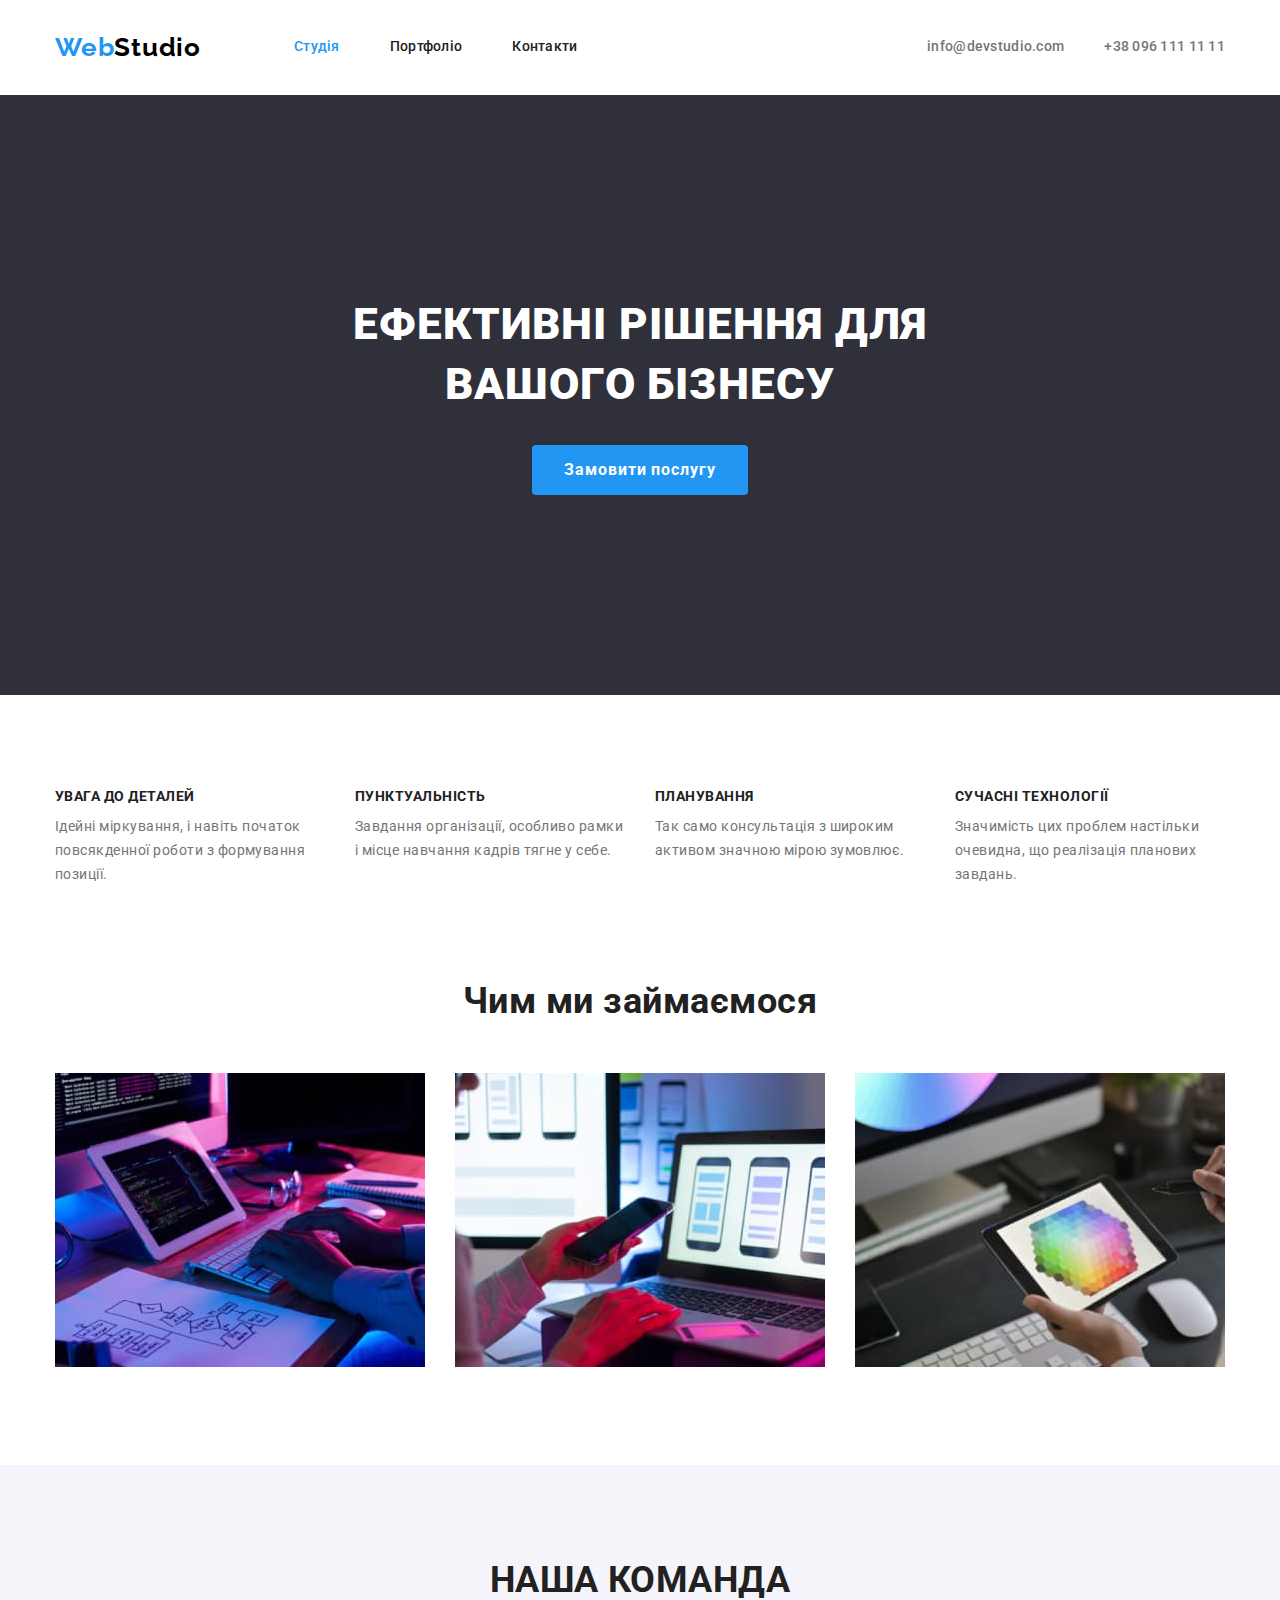
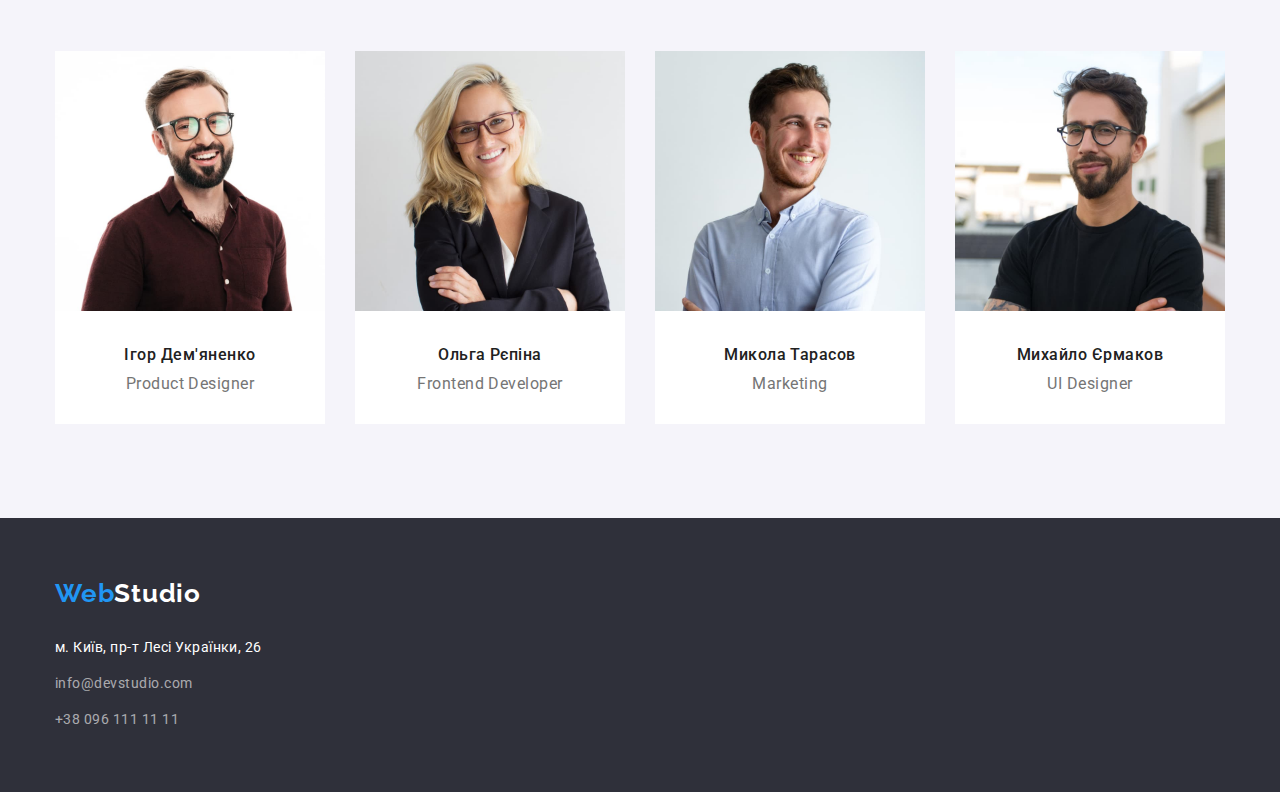
<file: index.html>
<!DOCTYPE html>
<html lang="uk">
  <head>
    <meta charset="UTF-8" />
    <meta http-equiv="X-UA-Compatible" content="IE=edge" />
    <meta name="viewport" content="width=device-width, initial-scale=1.0" />
    <title>Document</title>
    <link
      href="https://fonts.googleapis.com/css2?family=Raleway:wght@700&family=Roboto:wght@400;500;700;900&display=swap"
      rel="stylesheet"
    />
    <link
      rel="stylesheet"
      href="https://cdnjs.cloudflare.com/ajax/libs/modern-normalize/1.1.0/modern-normalize.min.css"
    />
    <link rel="stylesheet" href="./сss/styles.css" />
  </head>
  <body class="page">
    <header>
      <div class="container header">
        <nav class="nav">
          <a href="#" lang="en" class="firspart-logo increase"
            >Web<span class="secondpart-logo">Studio</span></a
          >

          <ul class="site-nav">
            <li class="link-nav">
              <a href="#" class="link current increase">Студія</a>
            </li>
            <li class="link-nav">
              <a href="./portfolio.html" class="link increase">Портфоліо</a>
            </li>
            <li class="link-nav">
              <a href="#" class="link increase">Контакти</a>
            </li>
          </ul>
        </nav>
        <ul class="site-info">
          <li class="item">
            <a href="mailto:info@devstudio.com" class="link increase"
              >info@devstudio.com</a
            >
          </li>
          <li class="item">
            <a href="tel:+380961111111" class="link increase"
              >+38 096 111 11 11</a
            >
          </li>
        </ul>
      </div>
    </header>

    <main>
      <section class="hero">
        <div class="container">
          <h1 class="hero-title">Ефективні рішення для <br />вашого бізнесу</h1>
          <button type="button" class="button">Замовити послугу</button>
        </div>
      </section>

      <section class="section">
        <div class="container">
          <h2 class="section-title hidden">Iнформація</h2>
          <ul class="list feature">
            <li class="feature-text">
              <h3 class="sub-title">УВАГА ДО ДЕТАЛЕЙ</h3>
              <p class="sub-info feature">
                Ідейні міркування, і навіть початок повсякденної роботи з
                формування позиції.
              </p>
            </li>
            <li class="feature-text">
              <h3 class="sub-title">ПУНКТУАЛЬНІСТЬ</h3>
              <p class="sub-info feature">
                Завдання організації, особливо рамки і місце навчання кадрів
                тягне у себе.
              </p>
            </li>
            <li class="feature-text">
              <h3 class="sub-title">ПЛАНУВАННЯ</h3>
              <p class="sub-info feature">
                Так само консультація з широким активом значною мірою зумовлює.
              </p>
            </li>
            <li class="feature-text">
              <h3 class="sub-title">СУЧАСНІ ТЕХНОЛОГІЇ</h3>
              <p class="sub-info feature">
                Значимість цих проблем настільки очевидна, що реалізація
                планових завдань.
              </p>
            </li>
          </ul>
        </div>
      </section>
      <section class="section">
        <div class="container">
          <h2 class="section-title">Чим ми займаємося</h2>
          <ul class="list wwd">
            <li class="item">
              <a href="#" target="_blank">
                <img src="./images/img.jpg" alt="Десктопні додатки" width="370"
              /></a>
            </li>
            <li class="item">
              <a href="#" target="_blank">
                <img src="./images/img2.jpg" alt="Мобільні додатки" width="370"
              /></a>
            </li>
            <li class="item">
              <a href="#" target="_blank">
                <img
                  src="./images/img3.jpg"
                  alt="Дизайнерські рішення"
                  width="370"
              /></a>
            </li>
          </ul>
        </div>
      </section>
      <section class="section-team">
        <div class="container">
          <h2 class="section-title">Наша команда</h2>
          <ul class="list">
            <li class="card">
              <img src="./images/img4.jpg" alt="Ігор Дем'яненко" width="270" />
              <h3 class="sub-title">Ігор Дем'яненко</h3>
              <p class="sub-text">Product Designer</p>
            </li>
            <li class="card">
              <img src="./images/img5.jpg" alt="Ольга Рєпіна" width="270" />
              <h3 class="sub-title">Ольга Рєпіна</h3>
              <p class="sub-text">Frontend Developer</p>
            </li>
            <li class="card">
              <img src="./images/img6.jpg" alt="Микола Тарасов" width="270" />
              <h3 class="sub-title">Микола Тарасов</h3>
              <p class="sub-text">Marketing</p>
            </li>
            <li class="card">
              <img src="./images/img7.jpg" alt="Михайло Єрмаков" width="270" />
              <h3 class="sub-title">Михайло Єрмаков</h3>
              <p class="sub-text">UI Designer</p>
            </li>
          </ul>
        </div>
      </section>
    </main>

    <footer class="footer">
      <div class="container">
        <a href="#" lang="en" class="firspart-logo">
          Web<span class="secondpart-logo">Studio</span>
        </a>
        <address class="address">
          <ul class="list">
            <li>
              <p class="list-address">м. Київ, пр-т Лесі Українки, 26</p>
            </li>
            <li>
              <a href="mailto:info@devstudio.com" class="list-email"
                >info@devstudio.com</a
              >
            </li>
            <li>
              <a href="tel:+30961111111" class="list-tel">+38 096 111 11 11</a>
            </li>
          </ul>
        </address>
      </div>
    </footer>
  </body>
</html>
</file>
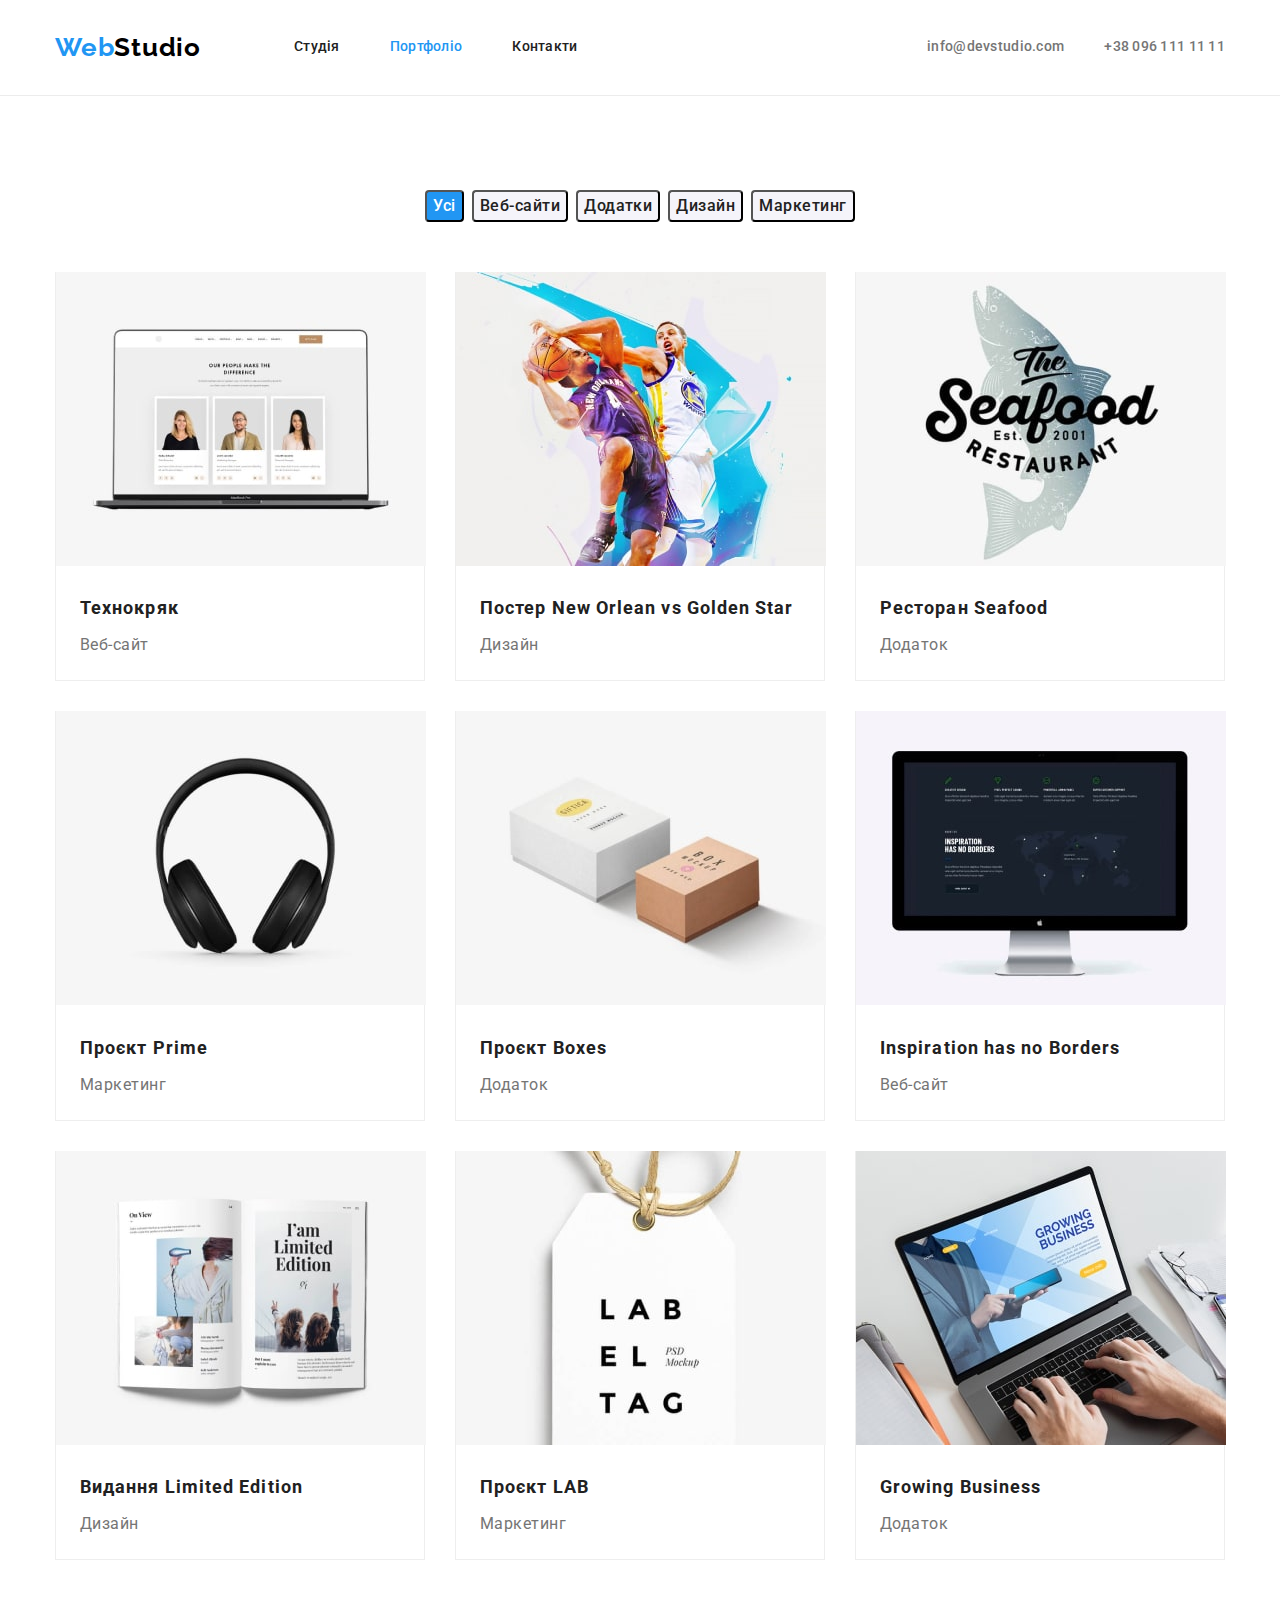
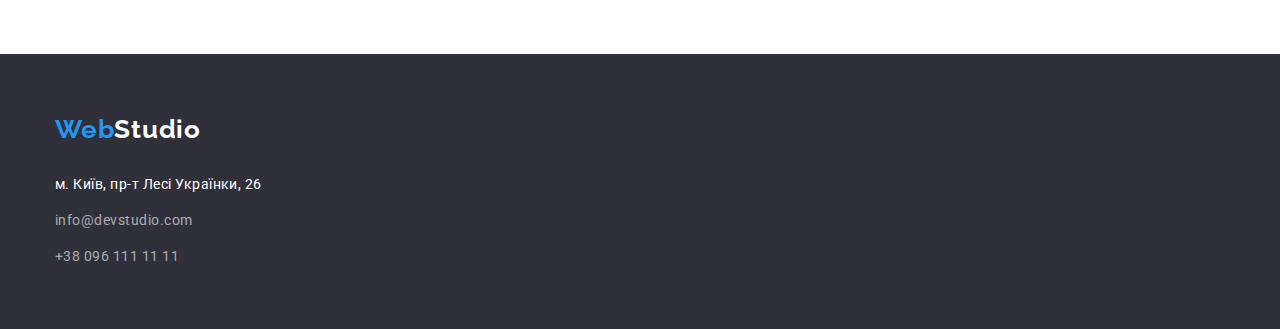
<file: portfolio.html>
<!DOCTYPE html>
<html lang="uk">
  <head>
    <meta charset="UTF-8" />
    <meta http-equiv="X-UA-Compatible" content="IE=edge" />
    <meta name="viewport" content="width=device-width, initial-scale=1.0" />
    <title>Document</title>
    <link
      href="https://fonts.googleapis.com/css2?family=Raleway:wght@700&family=Roboto:wght@400;500;700;900&display=swap"
      rel="stylesheet"
    />
    <link
      rel="stylesheet"
      href="https://cdnjs.cloudflare.com/ajax/libs/modern-normalize/1.1.0/modern-normalize.min.css"
    />
    <link rel="stylesheet" href="./сss/styles.css" />
  </head>
  <body class="page">
    <header class="bcheader">
      <div class="container header">
        <nav class="nav">
          <a href="#" lang="en" class="firspart-logo increase"
            >Web<span class="secondpart-logo">Studio</span></a
          >

          <ul class="site-nav">
            <li class="link-nav">
              <a href="./index.html" class="link increase">Студія</a>
            </li>
            <li class="link-nav">
              <a href="#" class="link current increase">Портфоліо</a>
            </li>
            <li class="link-nav">
              <a href="#" class="link increase">Контакти</a>
            </li>
          </ul>
        </nav>
        <ul class="site-info">
          <li class="item">
            <a href="mailto:info@devstudio.com" class="link increase"
              >info@devstudio.com</a
            >
          </li>
          <li class="item">
            <a href="tel:+380961111111" class="link increase"
              >+38 096 111 11 11</a
            >
          </li>
        </ul>
      </div>
    </header>

    <main class="portfolio">
      <section class="hero-portfolio">
        <div class="container">
          <h1 class="hidden">Фільтр</h1>
          <ul class="list buttons">
            <li class="itembtn">
              <button type="button" class="button-portfolio">Усі</button>
            </li>
            <li class="itembtn">
              <button type="button" class="button-portfolioadd">
                Веб-сайти
              </button>
            </li>
            <li class="itembtn">
              <button type="button" class="button-portfolioadd">Додатки</button>
            </li>
            <li class="itembtn">
              <button type="button" class="button-portfolioadd">Дизайн</button>
            </li>
            <li class="itembtn">
              <button type="button" class="button-portfolioadd">
                Маркетинг
              </button>
            </li>
          </ul>

          <ul class="list imgs">
            <li class="item">
              <div class="border-box">
                <img
                  src="./images/img2.1-min.jpg"
                  alt="Технокряк"
                  width="370"
                />
                <h2 class="title imgs">Технокряк</h2>
                <p class="text imgs">Веб-сайт</p>
              </div>
            </li>
            <li class="item">
              <div class="border-box">
                <img
                  src="./images/img2.2-min.jpg"
                  alt="Постер New Orlean vs Golden Star"
                  width="370"
                />
                <h2 class="title imgs">Постер New Orlean vs Golden Star</h2>
                <p class="text imgs">Дизайн</p>
              </div>
            </li>
            <li class="item">
              <div class="border-box">
                <img
                  src="./images/img2.3-min.jpg"
                  alt="Технокряк"
                  width="370"
                />
                <h2 class="title imgs">Ресторан Seafood</h2>
                <p class="text imgs">Додаток</p>
              </div>
            </li>
            <li class="item">
              <div class="border-box">
                <img
                  src="./images/img2.4-min.jpg"
                  alt="Проєкт Prime"
                  width="370"
                />
                <h2 class="title imgs">Проєкт Prime</h2>
                <p class="text imgs">Маркетинг</p>
              </div>
            </li>
            <li class="item">
              <div class="border-box">
                <img
                  src="./images/img2.5-min.jpg"
                  alt="Проєкт Boxes"
                  width="370"
                />
                <h2 class="title imgs">Проєкт Boxes</h2>
                <p class="text imgs">Додаток</p>
              </div>
            </li>
            <li class="item">
              <div class="border-box">
                <img
                  src="./images/img2.6-min.jpg"
                  alt="Inspiration has no Borders"
                  width="370"
                />
                <h2 class="title imgs">Inspiration has no Borders</h2>
                <p class="text imgs">Веб-сайт</p>
              </div>
            </li>
            <li class="item">
              <div class="border-box">
                <img
                  src="./images/img2.7-min.jpg"
                  alt="Видання Limited Edition"
                  width="370"
                />
                <h2 class="title imgs">Видання Limited Edition</h2>
                <p class="text imgs">Дизайн</p>
              </div>
            </li>
            <li class="item">
              <div class="border-box">
                <img
                  src="./images/img2.8-min.jpg"
                  alt="Проєкт LAB"
                  width="370"
                />
                <h2 class="title imgs">Проєкт LAB</h2>
                <p class="text imgs">Маркетинг</p>
              </div>
            </li>
            <li class="item">
              <div class="border-box">
                <img
                  src="./images/img2.9-min.jpg"
                  alt="Growing Business"
                  width="370"
                />
                <h2 class="title imgs">Growing Business</h2>
                <p class="text imgs">Додаток</p>
              </div>
            </li>
          </ul>
        </div>
      </section>
    </main>
    <footer class="footer">
      <div class="container">
        <a href="#" lang="en" class="firspart-logo">
          Web<span class="secondpart-logo">Studio</span>
        </a>
        <address class="address">
          <ul class="list">
            <li>
              <p class="list-address">м. Київ, пр-т Лесі Українки, 26</p>
            </li>
            <li>
              <a href="mailto:info@devstudio.com" class="list-email"
                >info@devstudio.com</a
              >
            </li>
            <li>
              <a href="tel:+30961111111" class="list-tel">+38 096 111 11 11</a>
            </li>
          </ul>
        </address>
      </div>
    </footer>
  </body>
</html>
</file>
<file: сss/styles.css>
:root{
   --primary-text-color:#757575;
   --tittle-text-color:#212121;
   --firspart-logo-header:#2196F3;
   --firspart-logo-footer:#2196F3;
   --secondpart-logo-header:#000000;
   --secondpart-logo-footer:#FFFFFF;;
   --add-color:#2196F3;
   --button-bgcolor:#2196F3;
   --button-active-bgcolor:#188CE8;;
   --button-add-bgcolor:#F5F4FA;
   --color-button:#FFFFFF;
   --button-add-color: #212121;
   --hero-title-color:#FFFFFF;
   --main-bgcolor:#FFFFFF;
   --header-bgcolor:#FFFFFF;
   --hero-section-bgcolor:#2F303A;
   --info-section-bgcolor: #F5F5F5;
   --explain-section-bgcolor: #F5F5F5;
   --last-section-bgcolor: #F5F4FA;
   --footer-bgcolor:#2F303A;
   --footer-list-address: #FFFFFF;
   --footer-list-info:rgba(255, 255, 255, 0.6);
   
 }

 html{
   box-sizing: border-box;
 }

 *, *::before, 
 *::after{
   box-sizing: inherit;
 }

 p, 
 h1, 
 h2,
 h3,
 h4,
 h5, 
 h6{
   margin-top: 0;
   margin-bottom: 0;
 }

 ul,
 ol
 {margin: 0;
 padding: 0;
padding-inline-start: 0;
}

 /*1230*/

 .container{
   width: 1200px;
   padding-left: 15px;
   padding-right: 15px;
   margin-left: auto;
   margin-right: auto;
 }

 .bcheader{
border-bottom: 1px solid #ECECEC;
}
 
 .container.header {
    display: flex;
    align-items: center;
 }

 .container .firspart-logo{
   padding-top:24px;
   padding-bottom: 25px;
 }

 .container .nav{
   display: flex;
   align-items: center;
   
 }

 .container .site-nav .link:last-child {
    margin-right: 0;
 }

 .container .site-nav{
   display: flex;
   align-items: center;
   margin-left: 93px;
   padding-top: 32px;
   padding-bottom: 32px;
 }

 .container .site-nav .link-nav{
   display: block;
   margin-right: 50px;
 }

 .container.header .increase{
   padding-top: 32px;
   padding-bottom: 32px;
 }

.container .site-info{
   display: flex;
   align-items: center;
   margin-left: auto;
}


.site-info .item + .item{
margin-left: 40px;
}

 .container .site-info {
    padding-top: 32px;
    padding-bottom: 32px;
 }

 .list{
    list-style: none;
 }
 .page{
    background-color:var(--main-bgcolor);
    font-family: Roboto, sans-serif;
    color: var(--primary-text-color);
   margin: 0;
 }

 .hidden{
   display: none;
 }

 .page .firspart-logo{
   color:var(--add-color);
   font-family: Raleway, cursive;
   letter-spacing: 0.03em;
   text-decoration: none;
   font-weight: 700;
   font-size: 26px;
   line-height: 1.19;} 

 .page .secondpart-logo{
   color:var(--secondpart-logo-header);
   font-family: Raleway, cursive;
   letter-spacing: 0.03em;}

 .site-nav, .site-info{
   list-style: none;
   letter-spacing: 0.02em;
   font-weight: 500;
   font-size: 14px;
   line-height: 1.14;
   
}

 .site-nav .link{
   color:var(--tittle-text-color); 
   letter-spacing: 0.02em;
   text-decoration: none;
 }
 
 .site-nav .link:hover,
 .site-nav .link:focus {
    color:var(--add-color);
 }
 
 .site-info .link{
    color:var(--primary-text-color);
   text-decoration: none;
} 

.site-info .link:hover,
.site-info .link:focus {
    color: var(--add-color);
}
.site-nav .link.current {
   color: var(--add-color);
}
/* HERO */
.hero{
   background: var(--hero-section-bgcolor);
letter-spacing: 0.06em;
text-align: center;
margin-top: 0;
padding-bottom: 200px;
padding-top: 200px;
}

.hero-title{
color: var(--hero-title-color);
font-weight: 900;
font-size: 44px;
line-height: 1.36;
text-align: center;
text-transform: uppercase;
/* padding-top: 200px; */
margin-bottom: 30px;
}

/* Section */
.section{
   letter-spacing: 0.03em;
}
.section-title,
.sub-title{
   color:var(--tittle-text-color);
   font-size: 14px;
   line-height: 1.14;
   text-transform: uppercase;
}

.sub-info{

   font-size: 14px;
   line-height: 1.71;
}

.container .list.feature{
      padding-bottom: 94px;
      padding-top: 94px;
      display: flex; 
          padding-inline-start: 0   
}

.section .feature-text{
    flex-basis: (calc(100%-90px)/4);
   }

.section .feature-text:not(:last-child){
   margin-right: 30px;
}

.list.feature .sub-info.feature{
   min-width: 270px;
   max-width: 270px;
}

.section .list .feature{
      margin-top: 10px;   
}

.section .section-title {
   font-size: 36px;
   line-height: 1.17;
   text-align: center;
   text-transform: none;
   padding-bottom: 50px;
}


.list.wwd{
   display: flex;
   align-items: center;
}

.section .list.wwd{
   padding-bottom: 94px;
}

.list.wwd .item:not(:last-child){
margin-right: 30px;
}

.section-team{
   background-color: var(--last-section-bgcolor);
   letter-spacing: 0.03em;
}

.section-team .section-title{
   font-size: 36px;
   line-height: 1.17;
   text-align: center;
   padding-top: 94px;
}
      
.section-team .sub-title{
      font-weight: 500;
      font-size: 16px;
      line-height: 1.19;
      text-transform: none;
      margin-top: 30px;
      text-align: center;
   }

 .section-team .list{
   padding-top: 50px;
   padding-bottom: 94px;
   display: flex;

}
 
.section-team .sub-text {
   font-size: 16px;
   line-height: 1.19;
   margin-top: 10px;
   padding-bottom: 30px;
   text-align: center;
}

.section-team .card{
   background-color: var(--main-bgcolor);

}

.section-team .card:not(:last-child){
   margin-right: 30px;
}

.button:hover,
.button:focus {
   background-color: var(--button-active-bgcolor);
}

.button{
   display: inline-block;
     background-color: var(--button-bgcolor);
     color: var(--color-button);
     letter-spacing: 0.06em;
     font-family: Roboto, sans-serif;
     font-weight: 700;
     font-size: 16px;
     line-height: 1.88;
   cursor:pointer;
   border-radius: 4px;
   padding: 10px 32px;
   text-align: center;
   border: none;
   
}


.footer{
background-color:var(--footer-bgcolor);
letter-spacing: 0.03em;
}

.footer .firspart-logo{
   display: inline-block;
   color: var(--firspart-logo-footer);
   font-family: Raleway, cursive;
   font-weight: 700;
   font-size: 26px;
   line-height: 1.19;
   padding-top: 60px;
   padding-bottom: 0;
   margin-bottom: 28px;
}
.footer .secondpart-logo{
   color: var(--secondpart-logo-footer);
   font-family: Raleway, cursive;
}

.footer .list-email,.footer .list-tel {
   color: var(--footer-list-info);
   text-decoration: none;
}
.footer .list-address {
   display: inline-block;
   color:var(--footer-list-address);
   margin-bottom: 12px;}

.footer .list-email{
   display: inline-block;
   margin-bottom: 12px;
}
     
   .address .list-email:hover,
   .address .list-email:focus,
   .address .list-tel:hover,
   .address .list-tel:focus {
      color:var(--add-color);
}
.footer .address {
   font-size: 14px;
   line-height: 1.71;
   font-style: normal;
   font-style: normal;
   padding-bottom: 60px;
}


/*portfolio */


.button-portfolio {
   background-color: var(--button-bgcolor);
   color: var(--color-button);
   letter-spacing: 0.03em;
   font-family: Roboto, sans-serif;
   font-weight: 500;
   font-size: 16px;
   line-height: 1.63;
   cursor: pointer;
   border-radius: 4px;
}

.button-portfolioadd{
   background-color: var(--button-add-bgcolor);
   color:var(--button-add-color);
   letter-spacing: 0.03em;
   font-weight: 500;
   font-size: 16px;
   line-height: 1.63;
   cursor: pointer;
   border-radius: 4px;
}

.button-portfolioadd:hover ,.button-portfolioadd:focus{
   color:var(--color-button);
   background-color: var(--button-bgcolor);  
}

.portfolio .title{
   color:var(--tittle-text-color);
   letter-spacing: 0.06em;
   font-size: 18px;
   line-height: 2;
}

.portfolio .text{
   letter-spacing: 0.03em;
   font-size: 16px;
   line-height: 1.88;
}
  
.container .buttons{
   padding-top: 94px;
   margin-bottom: 50px;
}

.container .list.imgs{
   padding-bottom: 94px;
   display: flex;
   flex-wrap: wrap;
   padding-inline-start: 0;
}
 
.border-box{
   border-bottom: 1px solid #EEEEEE;
   border-right: 1px solid #EEEEEE;
   border-left: 1px solid #EEEEEE;
}

.text.imgs, 
.title.imgs
{padding-left: 24px;}


.portfolio .list.buttons{
   display: flex;
   justify-content: center;
}

.portfolio .list.buttons .itembtn:not(:last-child){
   margin-right: 8px;
}

.list.imgs>.item{
width: 370px;
margin-right: 30px;
margin-bottom: 30px;
}


.list.imgs>.item:nth-child(3n){
    margin-right: 0;
}

.list.imgs>.item:nth-last-child(-n+3){
   margin-bottom: 0;
}

.hero-portfolio .title.imgs{
   margin-top: 20px;
   margin-bottom: 4px;
}

.hero-portfolio .text.imgs{
   padding-bottom: 20px;
}
</file>
